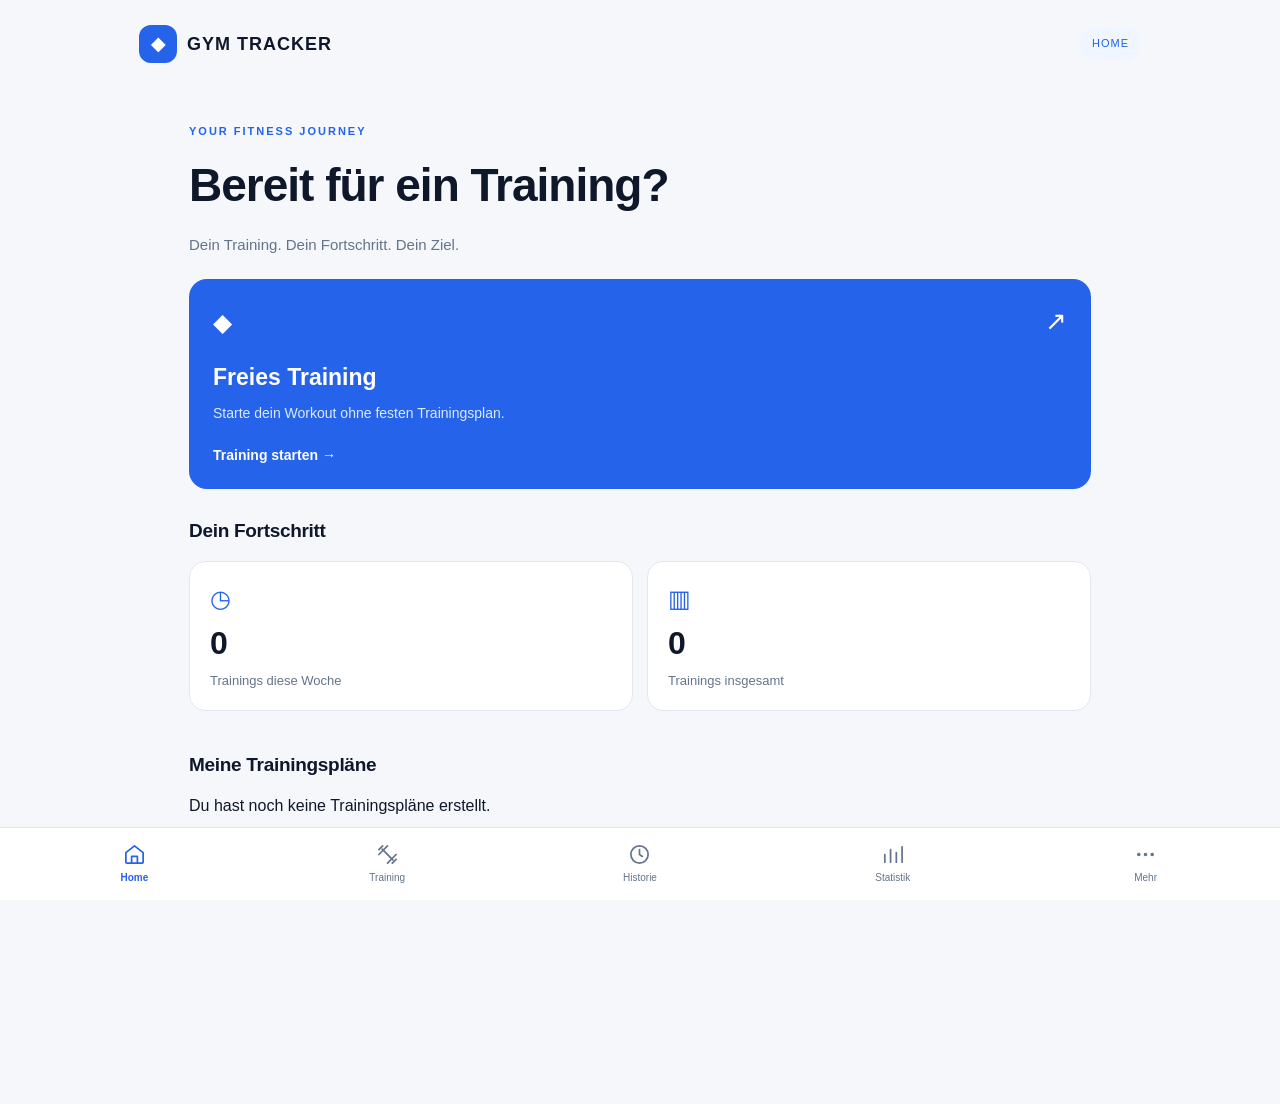
<file: index.html>
<!DOCTYPE html>
<html lang="de">

<head>
    <meta charset="UTF-8">
    <meta name="viewport"
          content="width=device-width, initial-scale=1.0">

    <title>Gym Tracker – Home</title>

    <!-- Gemeinsames Stylesheet -->
    <link rel="stylesheet" href="style.css">

    <!-- Bestehende JavaScript-Funktionen beibehalten -->
    <script src="storage.js" defer></script>
    <script src="home.js" defer></script>
</head>

<!-- home-page aktiviert das Design nur auf der Startseite -->
<body class="home-page">

    <header class="home-header">

        <a href="index.html" class="home-logo">
            <span class="logo-icon">◆</span>
            GYM TRACKER
        </a>

        <span class="home-label">HOME</span>

    </header>

    <main class="home-main">

        <!-- Begrüßung -->
        <section class="home-welcome">
            <p class="home-eyebrow">YOUR FITNESS JOURNEY</p>

            <h1>Bereit für ein Training?</h1>

            <p>
                Dein Training. Dein Fortschritt. Dein Ziel.
            </p>
        </section>
        <!-- Freies Training starten -->
        <section class="home-start">

            <a href="training.html" class="free-workout-card">

                <div class="workout-card-top">
                    <span class="workout-icon">◆</span>
                    <span class="workout-arrow">↗</span>
                </div>

                <div>
                    <h2>Freies Training</h2>
                    <p>
                        Starte dein Workout ohne festen
                        Trainingsplan.
                    </p>
                </div>

                <span class="start-link">
                    Training starten →
                </span>

            </a>

        </section>

        <!-- ==========================================
            DASHBOARD – TRAININGSÜBERSICHT
            ========================================== -->

        <section class="home-dashboard">

            <h2>Dein Fortschritt</h2>

            <div class="dashboard-grid">

                <!-- Trainings der aktuellen Woche -->
                <article class="dashboard-card">

                    <span class="dashboard-card-icon" aria-hidden="true">
                        ◷
                    </span>

                    <strong id="weekly-workouts">0</strong>

                    <span>Trainings diese Woche</span>

                </article>

                <!-- Alle bisher gespeicherten Trainings -->
                <article class="dashboard-card">

                    <span class="dashboard-card-icon" aria-hidden="true">
                        ▥
                    </span>

                    <strong id="total-workouts">0</strong>

                    <span>Trainings insgesamt</span>

                </article>

            </div>

        </section>
        <!-- Gespeicherte Trainingspläne -->
        <section class="home-plans">

            <div class="section-heading">
                <h2>Meine Trainingspläne</h2>
            </div>

            <!-- Wichtig: Diese ID benötigt home.js -->
            <!-- Trainingspläne werden automatisch eingefügt -->
            <div id="saved-plans"></div>

            <a href="plan-create.html" class="create-plan-link">
                <span>＋</span>
                Neuen Trainingsplan erstellen
            </a>

        </section>

    </main>

<script src="theme.js"></script>
<!-- Einheitliche Navigation automatisch einfügen -->
<script src="navigation.js"></script>
</body>
</html>
</file>
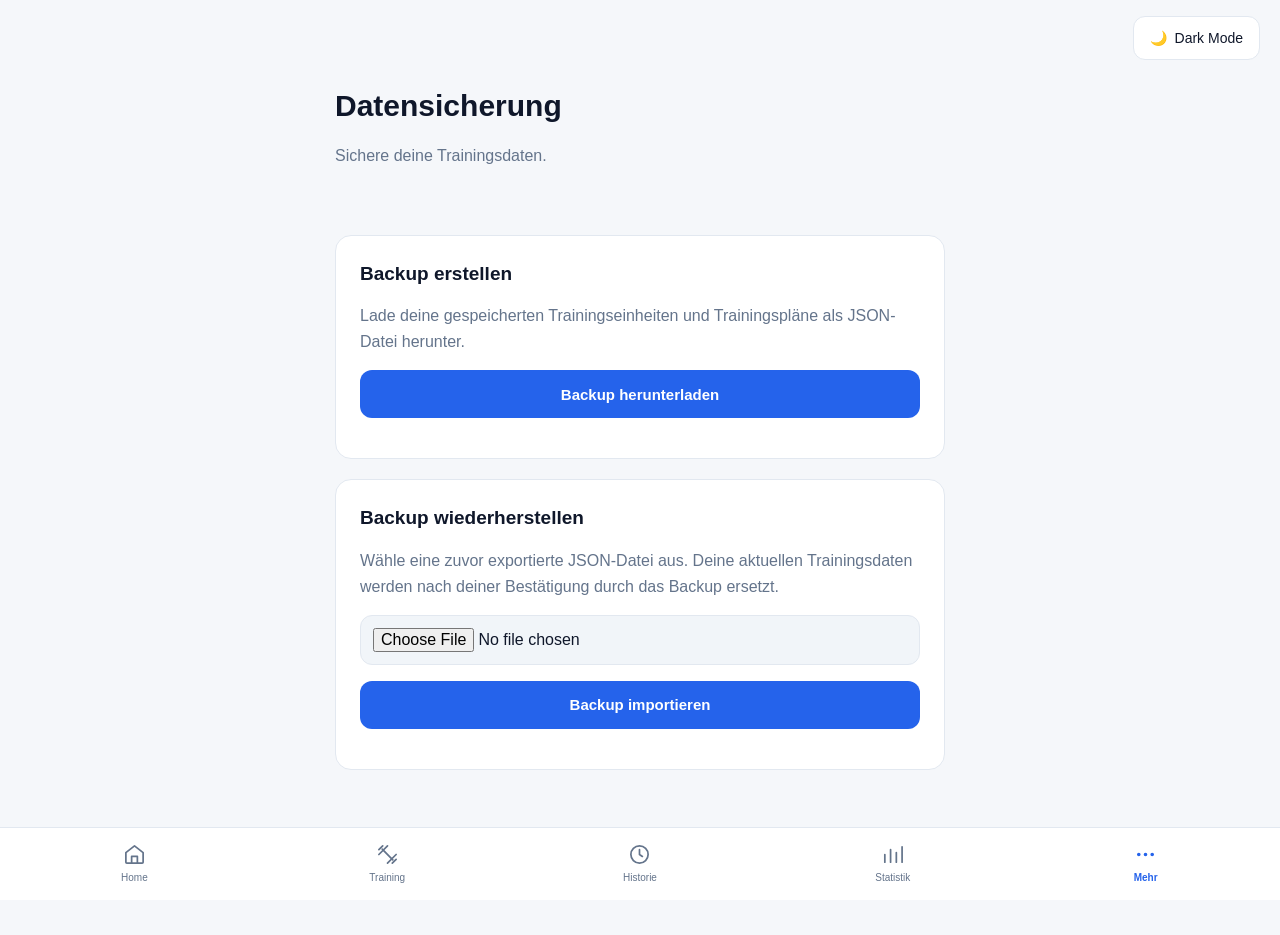
<file: backup.html>
<!DOCTYPE html>
<html lang="de">
<head>
    <meta charset="UTF-8">
    <meta name="viewport" content="width=device-width, initial-scale=1.0">

    <title>Datensicherung – Gym Tracker</title>

    <!-- Gemeinsames Design -->
    <link rel="stylesheet" href="style.css">

    <!-- Funktionen zum Laden gespeicherter Daten -->
    <script src="storage.js" defer></script>

    <!-- Funktionen zur Datensicherung -->
    <script src="backup.js" defer></script>
</head>

<body class="backup-page">

    <!-- ==========================================
        LIGHT-/DARK-MODE UMSCHALTER
        ========================================== -->

    <button type="button" id="theme-toggle"
            aria-label="Farbschema wechseln">
        <span id="theme-icon" aria-hidden="true">🌙</span>
        <span id="theme-label">Dark Mode</span>
    </button>

    <header>
        <h1>Datensicherung</h1>
        <p>Sichere deine Trainingsdaten.</p>
    </header>

    <main>
        
        <section class="backup-card">
            <h2>Backup erstellen</h2>

            <p>
                Lade deine gespeicherten Trainingseinheiten
                und Trainingspläne als JSON-Datei herunter.
            </p>

            <!-- Startet den Export der Daten -->
            <button type="button" id="export-backup">
                Backup herunterladen
            </button>

            <!-- Meldung nach dem Export -->
            <p id="backup-status" role="status"></p>
        </section>

        <!-- ==========================================
            BACKUP IMPORTIEREN
            ========================================== -->

        <section id="import-section">

            <h2>Backup wiederherstellen</h2>

            <p>
                Wähle eine zuvor exportierte JSON-Datei aus.
                Deine aktuellen Trainingsdaten werden nach
                deiner Bestätigung durch das Backup ersetzt.
            </p>

            <!-- Nur JSON-Dateien zur Auswahl anbieten -->
            <input
                type="file"
                id="backup-file"
                accept=".json,application/json"
            >

            <!-- Importierte Daten überprüfen und wiederherstellen -->
            <button type="button" id="import-backup">
                Backup importieren
            </button>

            <!-- Erfolgsmeldungen und Fehler -->
            <p id="import-status" role="status"></p>

        </section>
    </main>
    
<!-- Gemeinsames Farbschema und Navigation -->
<script src="theme.js"></script>
<script src="navigation.js"></script>

</body>

</html>
</file>
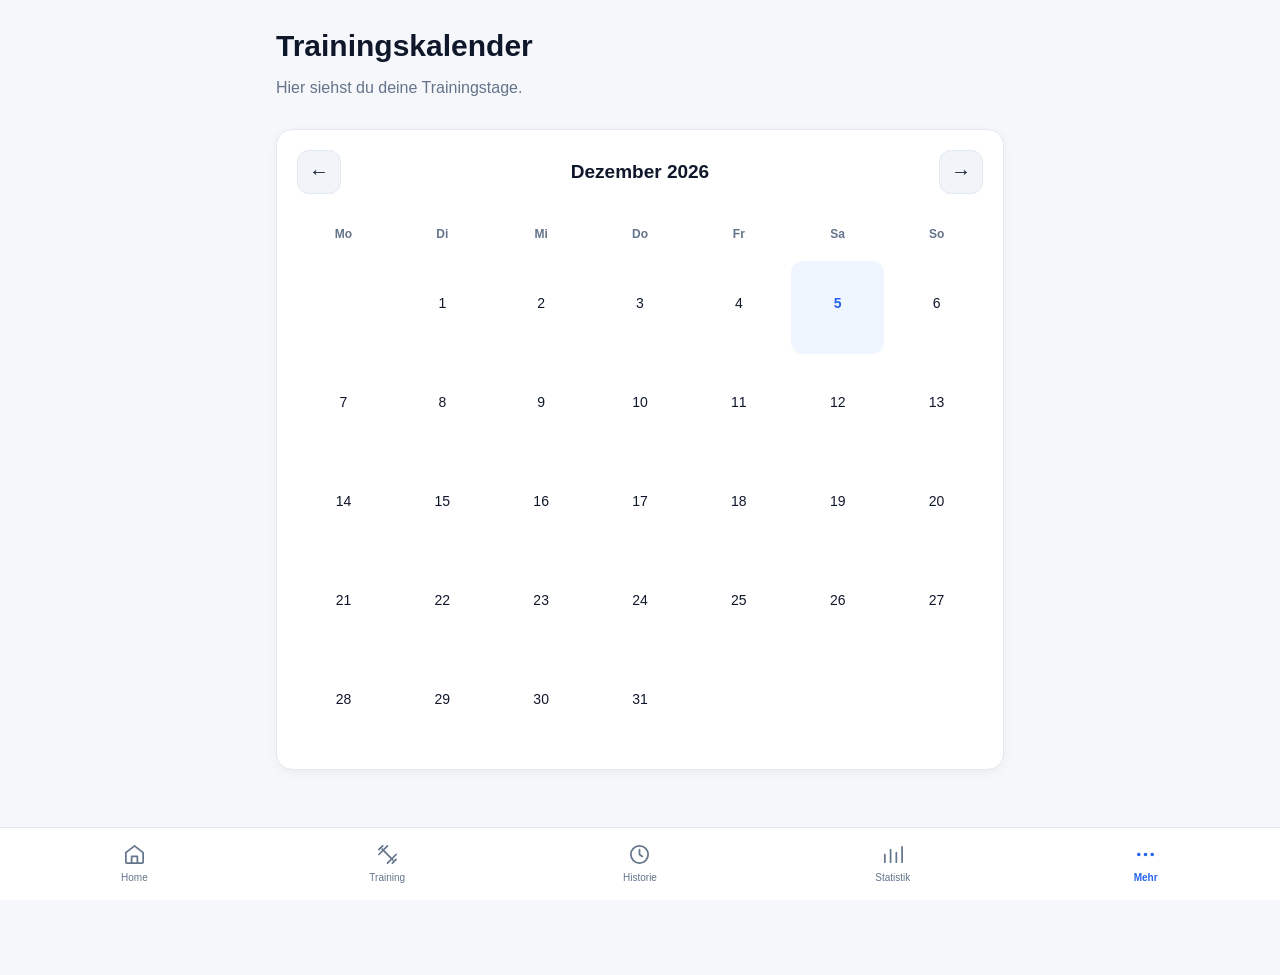
<file: calendar.html>
<!DOCTYPE html>
<html lang="de">

<head>
    <meta charset="UTF-8">

    <meta name="viewport"
          content="width=device-width, initial-scale=1.0">

    <title>Trainingskalender – Gym Tracker</title>

    <!-- Bestehendes Design verwenden -->
    <link rel="stylesheet" href="style.css">
</head>

<body class="calendar-body">

    <main class="calendar-page">

        <h1>Trainingskalender</h1>

        <p>
            Hier siehst du deine Trainingstage.
        </p>

        <!-- Aktueller Monat -->
        <section class="calendar-container">

                        
            <!-- Navigation zwischen den Monaten -->
            <div class="calendar-navigation">
                <button type="button" id="previous-month">
                    ←
                </button>

                <h2 id="calendar-month"></h2>
                <button type="button" id="next-month">
                    →
                </button>
            </div>

            <!-- Wochentage -->
            <div class="calendar-weekdays">
                <span>Mo</span>
                <span>Di</span>
                <span>Mi</span>
                <span>Do</span>
                <span>Fr</span>
                <span>Sa</span>
                <span>So</span>
            </div>

            <!-- Hier erscheinen die Kalendertage -->
            <div id="calendar-days"></div>              
            <!-- ==========================================
                TRAININGSDETAILS DES AUSGEWÄHLTEN TAGES
                ========================================== -->
            <section id="calendar-details" hidden>

                <h3 id="calendar-details-title"></h3>

                <!-- Hier erscheinen die Trainingsdaten -->
                <div id="calendar-workouts"></div>

            </section>

        </section>

    </main>
    <!-- Zugriff auf gespeicherte Trainingsdaten -->
    <script src="storage.js"></script>
    <!-- Kalenderlogik -->
    <script src="calendar.js"></script>

<!-- Gemeinsames Farbschema und Navigation -->
<script src="theme.js"></script>
<script src="navigation.js"></script>


</body>
</html>
</file>
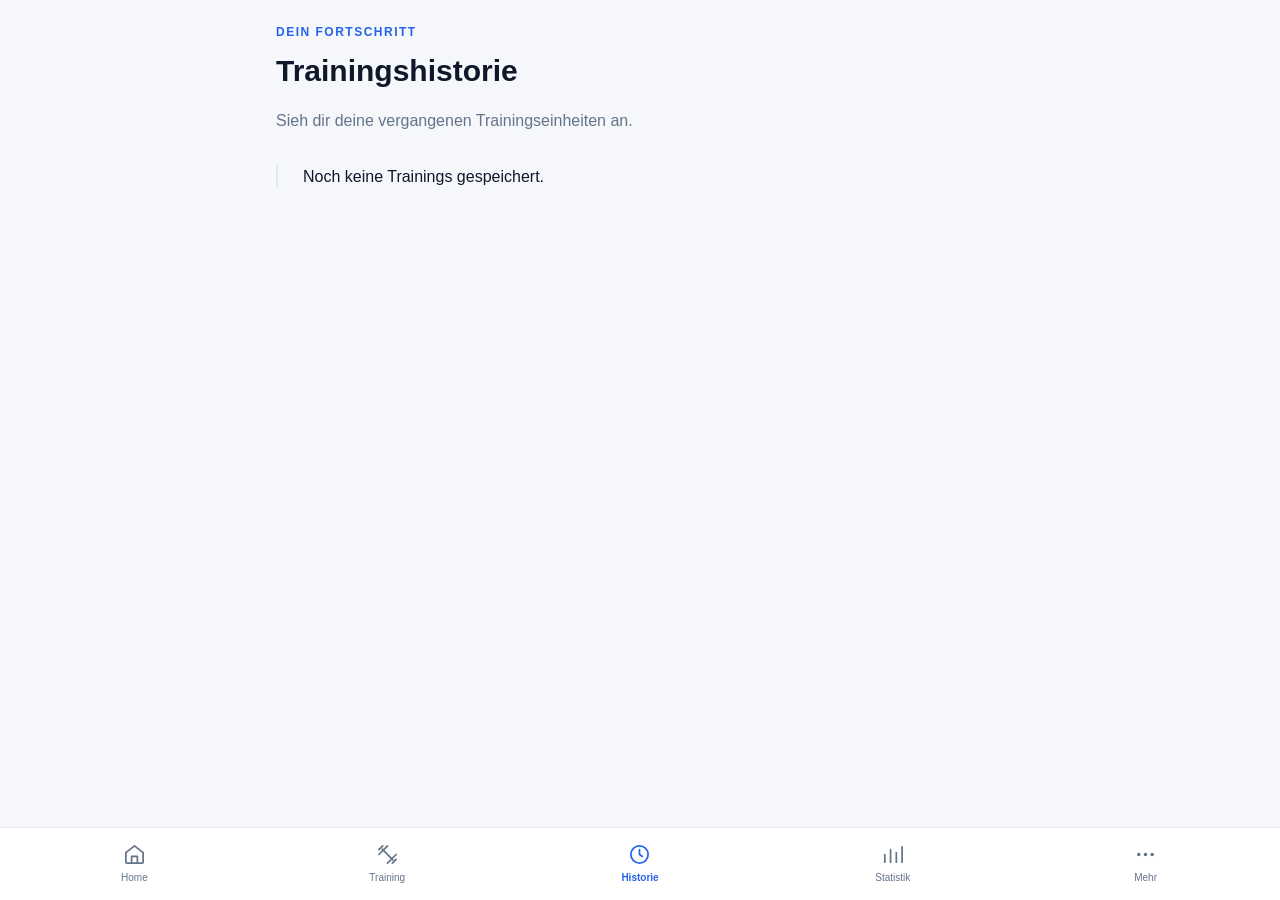
<file: history.html>
<!DOCTYPE html>
<html lang="de">
<head>
    <meta charset="UTF-8">
    <meta name="viewport" content="width=device-width, initial-scale=1.0">

    <title>Gym Tracker – Trainingshistorie</title>

    <!-- Gemeinsames Design -->
    <link rel="stylesheet" href="style.css">

    <!-- Zuerst Speicherfunktionen laden -->
    <script src="storage.js" defer></script>

    <!-- Danach die Funktionen der Trainingshistorie -->
    <script src="history.js" defer></script>
</head>

<body class="history-page">

    
    <!-- ==========================================
        TRAININGSHISTORIE
        ========================================== -->

    <main class="history-main">

        <!-- Seitenüberschrift -->
        <header class="history-header">

            <p class="history-eyebrow">DEIN FORTSCHRITT</p>

            <h1>Trainingshistorie</h1>

            <p>
                Sieh dir deine vergangenen Trainingseinheiten an.
            </p>

        </header>

        <!--
            Hier erzeugt history.js automatisch
            die gespeicherten Trainingseinheiten.

            Die ID muss unverändert bleiben!
        -->
        <section id="workout-history"></section>

    </main>


<!-- Gemeinsames Farbschema und Navigation -->
<script src="theme.js"></script>
<script src="navigation.js"></script>

</body>
</html>
</file>
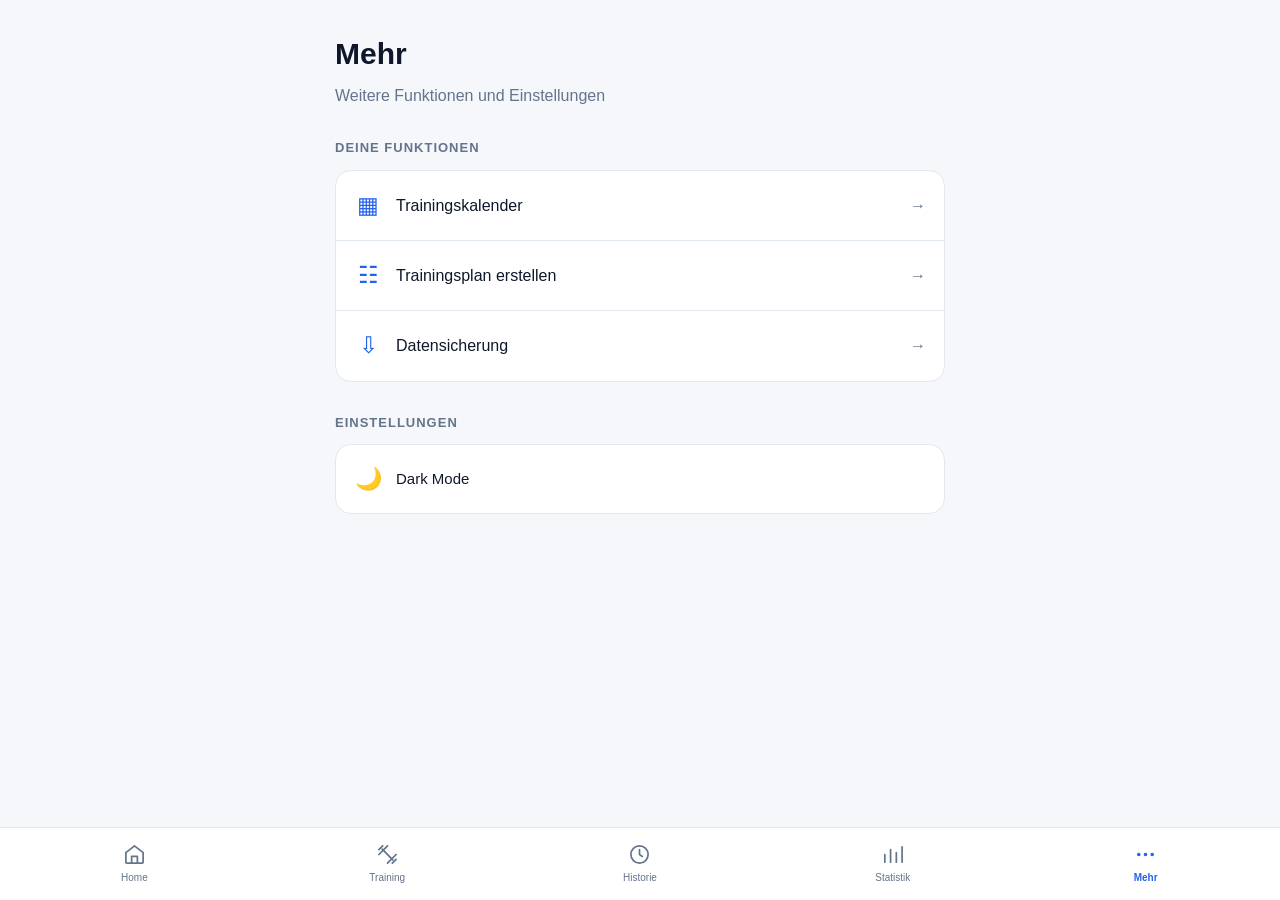
<file: more.html>
<!DOCTYPE html>
<html lang="de">

<head>
    <meta charset="UTF-8">
    <meta name="viewport"
          content="width=device-width, initial-scale=1.0">

    <title>Mehr – Gym Tracker</title>

    <!-- Gemeinsames Design -->
    <link rel="stylesheet" href="style.css">
</head>

<body class="more-page">

    <main class="more-main">

        <header class="more-header">
            <h1>Mehr</h1>
            <p>Weitere Funktionen und Einstellungen</p>
        </header>

        <!-- ======================================
             WEITERE FUNKTIONEN
             ====================================== -->

        <section class="more-section">

            <h2>Deine Funktionen</h2>

            <div class="more-links">

                <a href="calendar.html" class="more-link">
                    <span>▦</span>
                    <span>Trainingskalender</span>
                    <span aria-hidden="true">→</span>
                </a>

                <a href="plan-create.html" class="more-link">
                    <span>☷</span>
                    <span>Trainingsplan erstellen</span>
                    <span aria-hidden="true">→</span>
                </a>

                <a href="backup.html" class="more-link">
                    <span>⇩</span>
                    <span>Datensicherung</span>
                    <span aria-hidden="true">→</span>
                </a>

            </div>
        </section>

        <!-- ======================================
             EINSTELLUNGEN
             ====================================== -->

        <section class="more-section">

            <h2>Einstellungen</h2>

            <div class="more-settings">

                <!-- Bestehenden Theme-Umschalter verwenden -->
                <button type="button" id="theme-toggle"
                        aria-label="Farbschema wechseln">

                    <span id="theme-icon" aria-hidden="true">🌙</span>
                    <span id="theme-label">Dark Mode</span>

                </button>

            </div>
        </section>

    </main>

    <!-- Gemeinsame Theme-Funktion laden -->
    <script src="theme.js"></script>
    <!-- Gemeinsame Navigation -->
    <script src="navigation.js"></script>

</body>
</html>
</file>
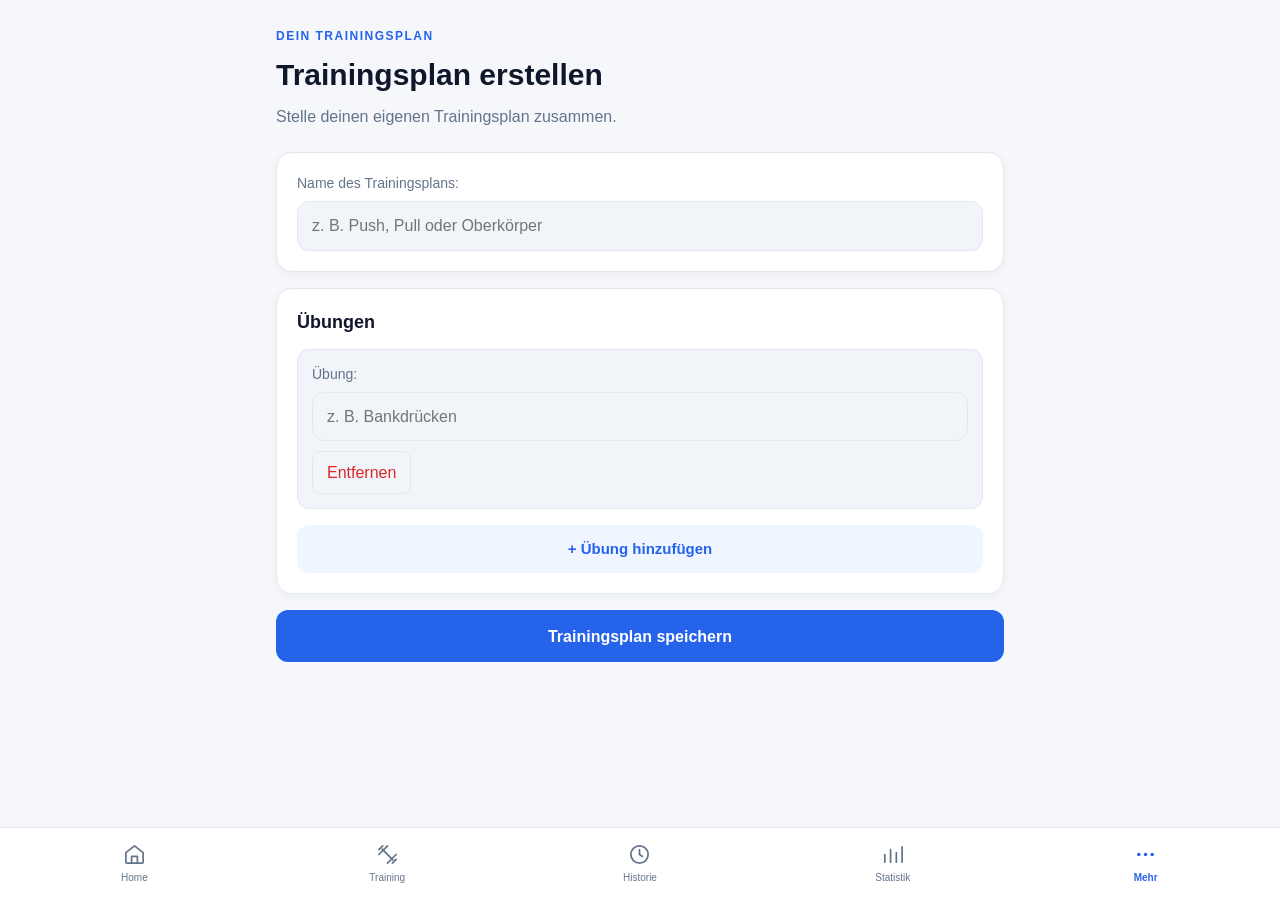
<file: plan-create.html>
<!DOCTYPE html>
<html lang="de">
<head>
    <meta charset="UTF-8">
    <meta name="viewport" content="width=device-width, initial-scale=1.0">

    <title>Trainingsplan erstellen – Gym Tracker</title>

    <!-- Gemeinsames Design aller Seiten -->
    <link rel="stylesheet" href="style.css">

    
    <!-- Speicherfunktionen zuerst laden -->
    <script src="storage.js" defer></script>

    <!-- Funktionen zur Erstellung des Trainingsplans -->
    <script src="plan-create.js" defer></script>

</head>

<body class="plan-create-page">

    <!-- ==========================================
        ÜBERSCHRIFT DER TRAININGSPLAN-SEITE
        ========================================== -->

    <header class="plan-create-header">

        <p class="plan-create-eyebrow">DEIN TRAININGSPLAN</p>

        <h1>Trainingsplan erstellen</h1>

        <p>Stelle deinen eigenen Trainingsplan zusammen.</p>

    </header>

    <main class="plan-create-main">

        <!-- Name des Trainingsplans -->
        <section>
            <label for="plan-name">Name des Trainingsplans:</label>

            <input
                type="text"
                id="plan-name"
                placeholder="z. B. Push, Pull oder Oberkörper"
            >
        </section>

        <!-- Hier erscheinen die Übungen des Plans -->
        <section>
            <h2>Übungen</h2>

            <div id="plan-exercises"></div>

            <button type="button" id="add-plan-exercise">
                + Übung hinzufügen
            </button>
        </section>

            
        <!-- Speichert den fertigen Trainingsplan -->
        <button type="button" id="save-plan">
            Trainingsplan speichern
        </button>

        <!-- Speichern bauen wir im nächsten Schritt -->
        <p id="plan-status"></p>
    </main>

<!-- Gemeinsames Farbschema und Navigation -->
<script src="theme.js"></script>
<script src="navigation.js"></script>

</body>
</html>
</file>
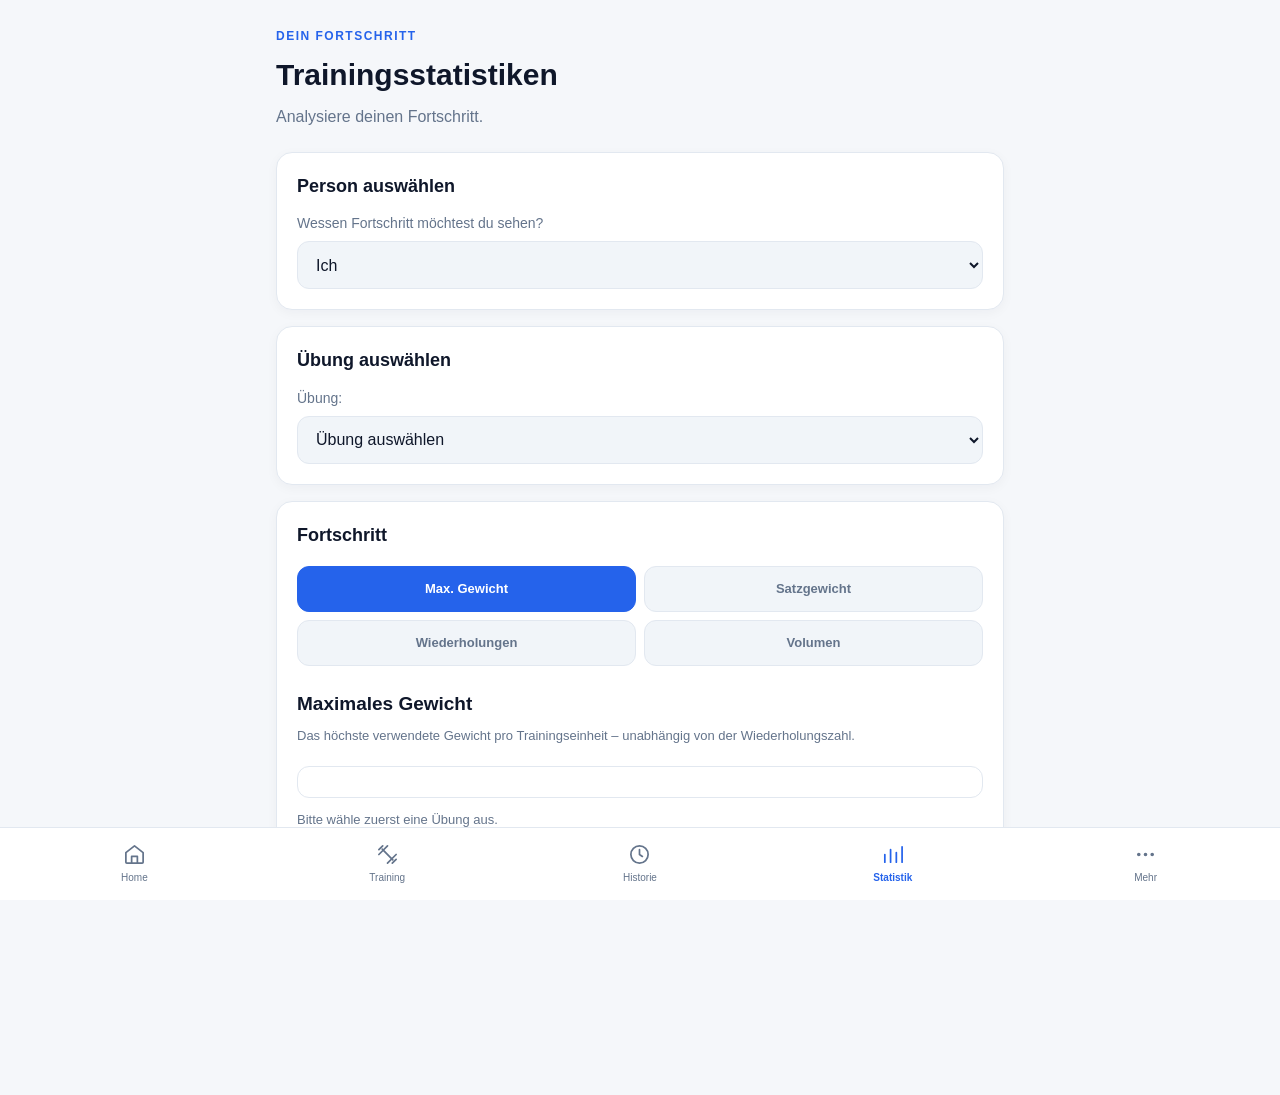
<file: statistics.html>
<!DOCTYPE html>
<html lang="de">

<head>
    <meta charset="UTF-8">
    <meta name="viewport" content="width=device-width, initial-scale=1.0">

    <title>Statistiken – Gym Tracker</title>

    <!-- Gemeinsames Design -->
    <link rel="stylesheet" href="style.css">

    <!-- Gespeicherte Trainings laden -->
    <script src="storage.js" defer></script>

    <!-- Funktionen für Statistiken -->
    <script src="statistics.js" defer></script>
</head>

<body class="statistics-page">

        <!-- Überschrift der Statistikseite -->
    <header class="statistics-header">
        <p class="statistics-eyebrow">DEIN FORTSCHRITT</p>
        <h1>Trainingsstatistiken</h1>
        <p>Analysiere deinen Fortschritt.</p>
    </header>

    <!-- Hauptbereich -->
    <main class="statistics-main">          
        <!-- =====================================
            PERSON FÜR STATISTIK AUSWÄHLEN
            ===================================== -->
        <section id="statistics-person-section">

            <h2>Person auswählen</h2>

            <label for="statistics-person">
                Wessen Fortschritt möchtest du sehen?
            </label>

            <select id="statistics-person">
                <!-- JavaScript fügt die Personen hinzu -->
            </select>

        </section>
        <!-- Übung auswählen -->
        <section>
            <h2>Übung auswählen</h2>

            <label for="exercise-select">Übung:</label>

            <select id="exercise-select">
                <option value="">Übung auswählen</option>
            </select>
        </section>

        <!-- Verschiedene Auswertungen -->
        <section id="statistics-section">

            <h2>Fortschritt</h2>

            <div class="stat-tabs">

                <button type="button"
                        class="stat-tab active"
                        data-stat="max">
                    Max. Gewicht
                </button>

                <button type="button"
                        class="stat-tab"
                        data-stat="set">
                    Satzgewicht
                </button>

                <button type="button"
                        class="stat-tab"
                        data-stat="reps">
                    Wiederholungen
                </button>

                <button type="button"
                        class="stat-tab"
                        data-stat="volume">
                    Volumen
                </button>

            </div>

            <!-- Später: Satznummer auswählen -->
            <div id="set-selection" hidden>
                <label for="set-number">Satz:</label>
                <select id="set-number"></select>
                <p class="stat-hint">
                    Es wird immer dieselbe Satzposition verglichen,
                    beispielsweise Satz 2 aus verschiedenen Trainingseinheiten.
                    Aufwärmsätze können diesen Vergleich beeinflussen.
                </p>
            </div>

            <!-- Überschrift der aktuellen Statistik -->
            <h3 id="chart-title">Maximales Gewicht</h3>

            <!-- Erklärung der angezeigten Daten -->
            <p id="chart-description">
                Pro Trainingseinheit wird das höchste verwendete
                Gewicht der ausgewählten Übung angezeigt.
            </p>

            <!-- Hier zeichnet JavaScript das Diagramm -->
            <div id="chart-container"></div>

            <!-- Statusmeldungen -->
            <p id="statistics-status" role="status"></p>

        </section>
    </main>

<!-- Gemeinsames Farbschema und Navigation -->
<script src="theme.js"></script>
<script src="navigation.js"></script>

</body>
</html>
</file>
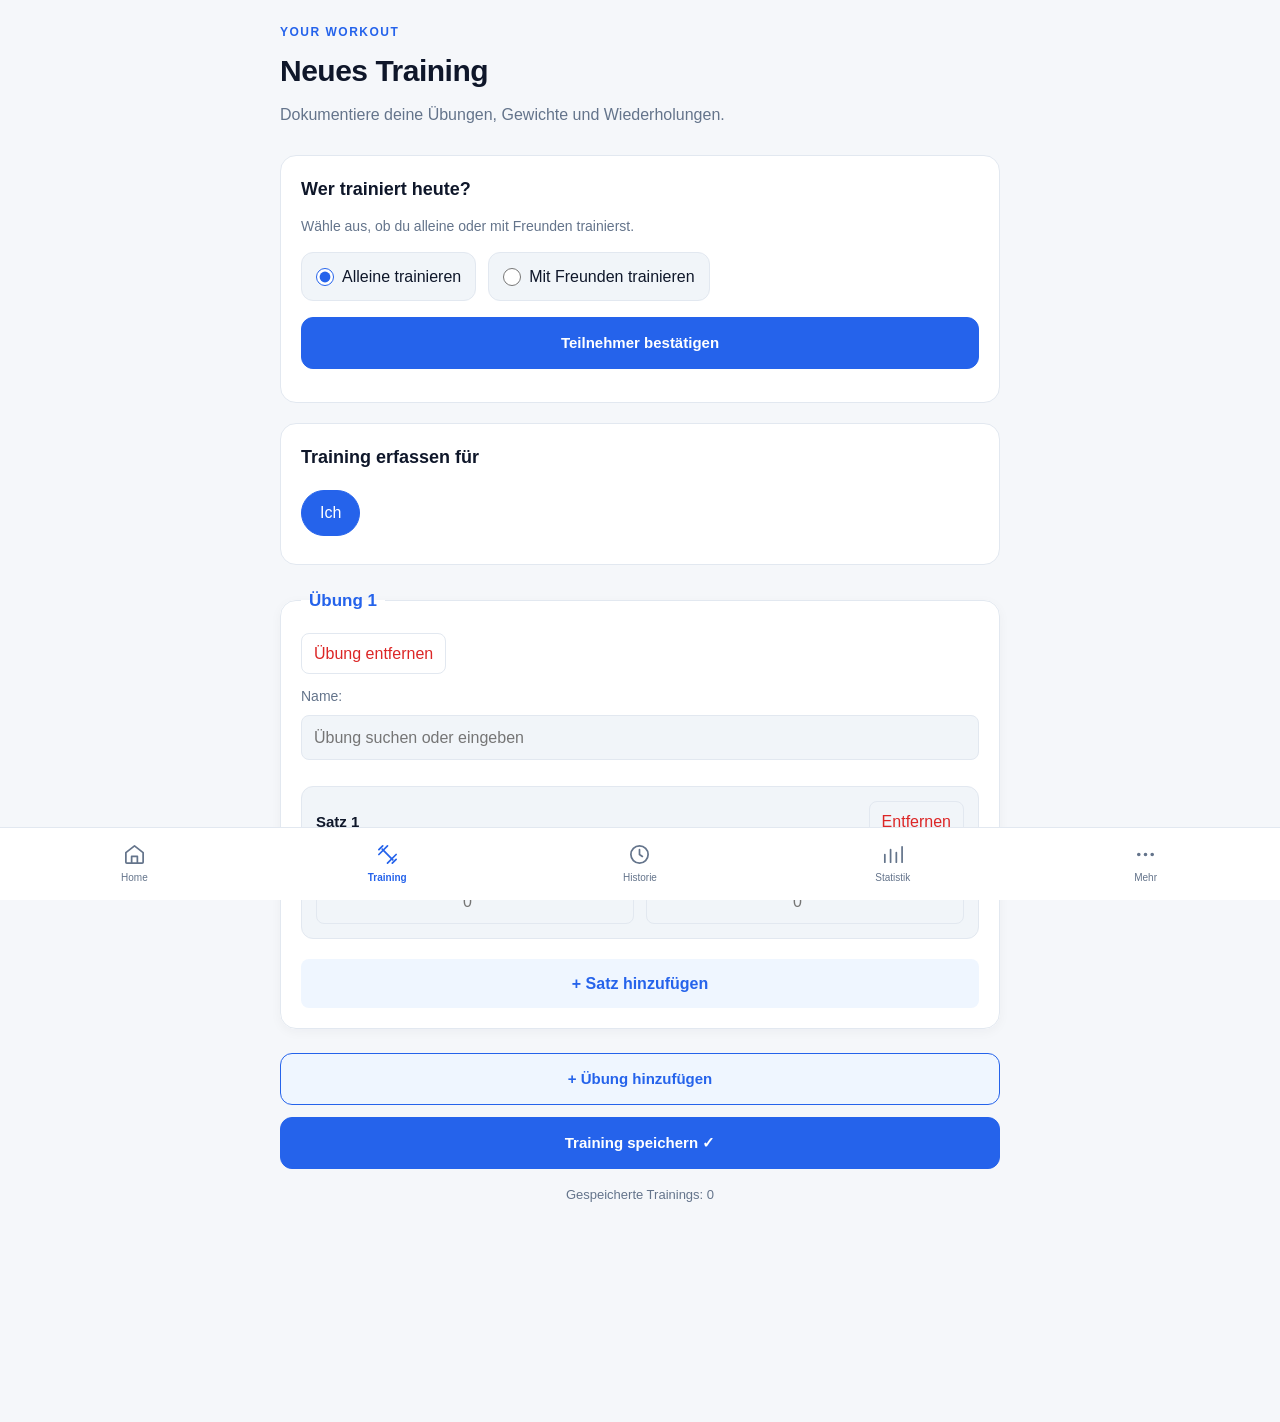
<file: training.html>
<!DOCTYPE html>
<html lang="de">

<head>
    <meta charset="UTF-8">
    <meta name="viewport"
          content="width=device-width, initial-scale=1.0">

    <title>Gym Tracker – Training</title>

    <!-- Gemeinsames Design -->
    <link rel="stylesheet" href="style.css">

    <!-- Unsere bestehenden JavaScript-Dateien -->
    <script src="storage.js" defer></script>
    <script src="script.js" defer></script>
</head>

<!-- Eigene CSS-Klasse für die Trainingsseite -->
<body class="training-page">

    <main class="training-main">

        <!-- Seitenüberschrift -->
        <section class="training-intro">

            <p class="training-eyebrow">
                YOUR WORKOUT
            </p>

            <h1>Neues Training</h1>

            <p>
                Dokumentiere deine Übungen, Gewichte
                und Wiederholungen.
            </p>

        </section>

        <!-- =====================================
            TEILNEHMER DES TRAININGS
            ===================================== -->

        <section class="training-participants">

            <h2>Wer trainiert heute?</h2>

            <p>Wähle aus, ob du alleine oder mit Freunden trainierst.</p>

            <!-- Auswahl der Trainingsart -->
            <div class="training-mode">

                <label>
                    <input type="radio"
                        name="training-mode"
                        value="solo"
                        checked>
                    Alleine trainieren
                </label>

                <label>
                    <input type="radio"
                        name="training-mode"
                        value="friends">
                    Mit Freunden trainieren
                </label>

            </div>
            <!-- Zusätzliche Angaben beim Training mit Freunden -->
            <div id="friends-section" hidden>

                <!-- Anzahl der Freunde festlegen -->
                <label for="friend-count">
                    Wie viele Freunde trainieren mit?
                </label>

                <select id="friend-count">
                    <option value="1">1 Freund</option>
                    <option value="2">2 Freunde</option>
                    <option value="3">3 Freunde</option>
                    <option value="4">4 Freunde</option>
                    <option value="5">5 Freunde</option>
                </select>

                <!-- Hier erstellt JavaScript die Namensfelder -->
                <div id="friend-names"></div>

            </div>
            
            <!-- Teilnehmer vor dem Training bestätigen -->
            <button type="button" id="confirm-participants">
                Teilnehmer bestätigen
            </button>

            <!-- Meldung zum aktuellen Status -->
            <p id="participants-status" role="status"></p>

        </section>

        <!-- =====================================
            AKTIVE TRAININGSPERSON
            ===================================== -->

        <section id="active-person-section" class="active-person-section">

            <h2>Training erfassen für</h2>

            <!-- Hier werden die Teilnehmer angezeigt -->
            <div id="person-tabs">

                <!-- Standardmäßig trainierst du alleine -->
                <button type="button" class="person-tab active">
                    Ich
                </button>

            </div>

        </section>

        <!-- Hier erstellt JavaScript alle Übungen -->
        <!-- ID unbedingt beibehalten! -->
        <div id="exercises"></div>

        <!-- Vorschläge für bereits trainierte Übungen -->
        <datalist id="exercise-suggestions"></datalist>

        <!-- Neue Übung hinzufügen -->
        <button type="button"
                id="add-exercise">
            + Übung hinzufügen
        </button>

        <!-- Training abschließen -->
        <button type="button"
                id="save-workout">
            Training speichern ✓
        </button>           
        <!-- Nach einem abgeschlossenen Training neu starten -->
        <button type="button" id="new-workout" hidden>
            + Neues Training starten
        </button>
        <!-- Erfolgsmeldung oder Fehlermeldung -->
        <p id="save-status" role="status"></p>

        <!-- Status der automatischen Zwischenspeicherung -->
        <p id="draft-status"
           role="status"
           aria-live="polite"></p>

        <!-- Anzahl gespeicherter Trainingseinheiten -->
        <p id="saved-count"></p>

    </main>

<!-- Gemeinsames Farbschema und Navigation -->
<script src="theme.js"></script>
<script src="navigation.js"></script>

</body>
</html>
</file>
<file: style.css>
/* =========================================================
   GYM TRACKER – BEREINIGTES DESIGN
   Gemeinsame Farben + Navigation + einzelne Seiten.
   Ersetzt die komplette bisherige style.css.
   ========================================================= */

/* 1. DESIGN-VARIABLEN ===================================== */
:root {
    color-scheme: light;
    --color-primary: #2563eb;
    --color-primary-hover: #1d4ed8;
    --color-primary-soft: #eff6ff;
    --color-background: #f5f7fa;
    --color-surface: #ffffff;
    --color-surface-secondary: #f1f5f9;
    --color-text: #0f172a;
    --color-text-secondary: #64748b;
    --color-border: #e2e8f0;
    --color-success: #16a34a;
    --color-danger: #dc2626;
    --radius-small: 8px;
    --radius-medium: 12px;
    --radius-large: 16px;
    --spacing-small: 8px;
    --spacing-medium: 16px;
    --spacing-large: 24px;
    --card-shadow: 0 3px 12px rgba(15, 23, 42, .04);
}

:root[data-theme="dark"] {
    color-scheme: dark;
    --color-primary: #3b82f6;
    --color-primary-hover: #60a5fa;
    --color-primary-soft: #1e3a5f;
    --color-background: #101827;
    --color-surface: #1e293b;
    --color-surface-secondary: #273449;
    --color-text: #f8fafc;
    --color-text-secondary: #94a3b8;
    --color-border: #334155;
    --color-success: #4ade80;
    --color-danger: #f87171;
    --card-shadow: 0 3px 12px rgba(0, 0, 0, .12);
}

/* 2. GEMEINSAME GRUNDLAGEN ================================ */
*, *::before, *::after { box-sizing: border-box; }
html { min-width: 320px; }
body {
    min-width: 320px;
    min-height: 100vh;
    margin: 0;
    padding-bottom: calc(95px + env(safe-area-inset-bottom));
    background: var(--color-background);
    color: var(--color-text);
    font-family: -apple-system, BlinkMacSystemFont, "Segoe UI", sans-serif;
    line-height: 1.45;
}
main { min-width: 0; }
button, input, select, textarea { font: inherit; }
button { cursor: pointer; }
button:disabled { cursor: not-allowed; }
a { -webkit-tap-highlight-color: transparent; }
[hidden] { display: none !important; }
:focus-visible { outline: 2px solid var(--color-primary); outline-offset: 3px; }
input, select, textarea { max-width: 100%; }

/* Fester Navigationsbereich auf allen Seiten */
.home-navigation {
    position: fixed;
    bottom: 0; left: 0; right: 0;
    display: flex;
    justify-content: space-around;
    gap: 0;
    margin: 0;
    padding: 12px 8px max(12px, env(safe-area-inset-bottom));
    background: var(--color-surface);
    border-top: 1px solid var(--color-border);
    z-index: 100;
}
.home-navigation a {
    display: flex;
    flex: 1;
    min-width: 0;
    min-height: 48px;
    flex-direction: column;
    align-items: center;
    justify-content: center;
    gap: 5px;
    color: var(--color-text-secondary);
    text-align: center;
    text-decoration: none;
    font-size: 10px;
}
.home-navigation a.active { color: var(--color-primary); font-weight: 600; }
.home-navigation svg {
    width: 23px;
    height: 23px;
    fill: none;
    stroke: currentColor;
    stroke-width: 1.8;
    stroke-linecap: round;
    stroke-linejoin: round;
}

/* 3. HOME ================================================= */
.home-page .home-header {
    max-width: 1050px;
    margin: 0 auto;
    padding: 25px 24px;
    display: flex;
    justify-content: space-between;
    align-items: center;
}
.home-page .home-logo {
    display: flex;
    align-items: center;
    gap: 10px;
    color: var(--color-text);
    text-decoration: none;
    font-size: 18px;
    font-weight: 700;
    letter-spacing: 1px;
}
.home-page .logo-icon {
    display: grid;
    place-items: center;
    width: 38px;
    height: 38px;
    background: var(--color-primary);
    border-radius: 12px;
    color: #ffffff;
}
.home-page .home-label {
    padding: 8px 12px;
    background: var(--color-primary-soft);
    border-radius: 20px;
    color: var(--color-primary);
    font-size: 11px;
    letter-spacing: 1px;
}
.home-page .home-main {
    max-width: 950px;
    margin: 0 auto;
    padding: 25px 24px 120px;
}
.home-page .home-welcome { margin-bottom: 24px; }
.home-page .home-eyebrow {
    color: var(--color-primary);
    font-size: 11px;
    font-weight: 700;
    letter-spacing: 2px;
}
.home-page .home-welcome h1 {
    margin: 12px 0;
    font-size: clamp(30px, 6vw, 46px);
    letter-spacing: -1px;
}
.home-page .home-welcome > p:last-child {
    color: var(--color-text-secondary);
    font-size: 15px;
}
.home-page .home-start { margin-bottom: 28px; }
.home-page .free-workout-card {
    display: flex;
    flex-direction: column;
    justify-content: space-between;
    gap: 20px;
    min-height: 190px;
    padding: 24px;
    background: var(--color-primary);
    border-radius: 18px;
    color: #ffffff;
    text-decoration: none;
    transition: transform .2s;
}
.home-page .free-workout-card:hover { transform: translateY(-3px); }
.home-page .workout-card-top {
    display: flex;
    justify-content: space-between;
    align-items: center;
}
.home-page .workout-icon { font-size: 25px; }
.home-page .workout-arrow { font-size: 26px; }
.home-page .free-workout-card h2 { margin: 0 0 8px; font-size: 23px; }
.home-page .free-workout-card p {
    margin: 0;
    color: #dbeafe;
    font-size: 14px;
    line-height: 1.6;
}
.home-page .start-link { font-size: 14px; font-weight: 700; }
.home-page .home-dashboard { margin-bottom: 34px; }
.home-page .home-dashboard h2,
.home-page .section-heading h2 {
    margin: 0 0 16px;
    color: var(--color-text);
    font-size: 19px;
    letter-spacing: -.3px;
}
.home-page .dashboard-grid {
    display: grid;
    grid-template-columns: repeat(2, minmax(0, 1fr));
    gap: 14px;
}
.home-page .dashboard-card {
    display: flex;
    flex-direction: column;
    align-items: flex-start;
    gap: 10px;
    min-width: 0;
    padding: 20px;
    background: var(--color-surface);
    border: 1px solid var(--color-border);
    border-radius: var(--radius-large);
}
.home-page .dashboard-card-icon { color: var(--color-primary); font-size: 24px; }
.home-page .dashboard-card strong {
    color: var(--color-text);
    font-size: 32px;
    line-height: 1.1;
}
.home-page .dashboard-card > span:last-child {
    color: var(--color-text-secondary);
    font-size: 13px;
    line-height: 1.4;
}
.home-page .home-plans { margin-top: 40px; }
.home-page #saved-plans {
    display: grid;
    grid-template-columns: repeat(2, minmax(0, 1fr));
    gap: 16px;
}
.home-page #saved-plans .plan-card {
    display: flex;
    flex-direction: column;
    align-items: stretch;
    gap: 12px;
    min-width: 0;
    margin: 0;
    padding: 20px;
    background: var(--color-surface);
    color: var(--color-text);
    border: 1px solid var(--color-border);
    border-radius: var(--radius-large);
    box-shadow: var(--card-shadow);
    cursor: default;
}
.home-page .plan-card h3 { margin: 0; color: var(--color-text); font-size: 18px; }
.home-page .plan-card p {
    margin: 0;
    color: var(--color-text-secondary);
    font-size: 13px;
}
.home-page .plan-card .plan-action {
    display: block;
    margin: 0;
    padding: 12px;
    border-radius: var(--radius-medium);
    text-align: center;
    text-decoration: none;
    font-size: 14px;
    font-weight: 600;
}
.home-page .plan-card .plan-action:first-of-type {
    background: var(--color-primary);
    color: #ffffff;
}
.home-page .plan-card .plan-action:nth-of-type(2) {
    background: var(--color-primary-soft);
    color: var(--color-primary);
}
.home-page .plan-card .delete-plan {
    min-height: 42px;
    padding: 10px;
    background: transparent;
    color: var(--color-danger);
    border: 1px solid var(--color-border);
    border-radius: var(--radius-medium);
    font-size: 14px;
}
.home-page .create-plan-link {
    display: flex;
    justify-content: center;
    align-items: center;
    gap: 10px;
    margin-top: 15px;
    padding: 17px;
    background: var(--color-surface);
    color: var(--color-primary);
    border: 1px dashed var(--color-primary);
    border-radius: 14px;
    text-align: center;
    text-decoration: none;
    font-size: 14px;
    font-weight: 700;
}
.home-page .create-plan-link:hover { background: var(--color-primary-soft); }

/* 4. TRAINING ============================================= */
.training-page .training-main {
    width: 100%;
    max-width: 760px;
    margin: 0 auto;
    padding: 24px 20px 110px;
}
.training-page .training-intro { margin-bottom: 28px; }
.training-page .training-eyebrow {
    margin: 0 0 8px;
    color: var(--color-primary);
    font-size: 12px;
    font-weight: 700;
    letter-spacing: 1.5px;
}
.training-page .training-intro h1 {
    margin: 0 0 10px;
    color: var(--color-text);
    font-size: 30px;
    font-weight: 750;
    letter-spacing: -.5px;
}
.training-page .training-intro > p:last-child {
    margin: 0;
    color: var(--color-text-secondary);
    line-height: 1.5;
}
.training-page .training-participants,
.training-page .active-person-section {
    margin-bottom: 20px;
    padding: 20px;
    background: var(--color-surface);
    border: 1px solid var(--color-border);
    border-radius: var(--radius-large);
}
.training-page .training-participants h2,
.training-page .active-person-section h2 {
    margin: 0 0 12px;
    color: var(--color-text);
    font-size: 18px;
}
.training-page .training-participants p,
.training-page .active-person-section p {
    color: var(--color-text-secondary);
    font-size: 14px;
}
.training-page .training-mode {
    display: flex;
    flex-wrap: wrap;
    gap: 12px;
    margin: 16px 0;
}
.training-page .training-mode label {
    display: flex;
    align-items: center;
    gap: 8px;
    padding: 12px 14px;
    background: var(--color-surface-secondary);
    color: var(--color-text);
    border: 1px solid var(--color-border);
    border-radius: var(--radius-medium);
    cursor: pointer;
}
.training-page input[type="radio"] {
    width: 18px;
    height: 18px;
    margin: 0;
    accent-color: var(--color-primary);
}
.training-page #friends-section {
    margin-top: 20px;
    padding-top: 18px;
    border-top: 1px solid var(--color-border);
}
.training-page #friend-count,
.training-page .friend-field input {
    display: block;
    width: 100%;
    min-height: 44px;
    margin: 8px 0 14px;
    padding: 10px 12px;
    background: var(--color-surface-secondary);
    color: var(--color-text);
    border: 1px solid var(--color-border);
    border-radius: var(--radius-small);
    font-size: 16px;
}
.training-page .friend-field { margin-bottom: 12px; }
.training-page .friend-field label { color: var(--color-text-secondary); font-size: 13px; }
.training-page .training-participants input:disabled,
.training-page .training-participants select:disabled {
    opacity: .65;
    cursor: not-allowed;
}
.training-page #person-tabs {
    display: flex;
    gap: 8px;
    overflow-x: auto;
    padding: 8px 0;
}
.training-page .person-tab {
    flex: 0 0 auto;
    min-height: 44px;
    padding: 10px 18px;
    background: var(--color-surface-secondary);
    color: var(--color-text-secondary);
    border: 1px solid var(--color-border);
    border-radius: 999px;
    font-weight: 500;
}
.training-page .person-tab.active {
    background: var(--color-primary);
    color: #ffffff;
    border-color: var(--color-primary);
}
.training-page #exercises {
    display: flex;
    flex-direction: column;
    gap: 16px;
    margin: 24px 0;
}
.training-page .exercise {
    min-width: 0;
    margin: 0;
    padding: 20px;
    background: var(--color-surface);
    border: 1px solid var(--color-border);
    border-radius: var(--radius-large);
    box-shadow: var(--card-shadow);
}
.training-page .exercise legend {
    padding: 0 8px;
    color: var(--color-primary);
    font-size: 17px;
    font-weight: 700;
}
.training-page .exercise > label {
    display: block;
    color: var(--color-text-secondary);
    font-size: 14px;
}
.training-page #exercises input {
    width: 100%;
    min-width: 0;
    min-height: 44px;
    padding: 10px 12px;
    background: var(--color-surface-secondary);
    color: var(--color-text);
    border: 1px solid var(--color-border);
    border-radius: var(--radius-small);
    font-size: 16px;
}
.training-page .exercise > input[type="text"] { margin: 8px 0 14px; }
.training-page #exercises input:focus {
    border-color: var(--color-primary);
    outline: 2px solid var(--color-primary-soft);
    outline-offset: 1px;
}
.training-page .last-workout-info {
    margin: 14px 0;
    padding: 12px 14px;
    background: var(--color-primary-soft);
    color: var(--color-text);
    border-radius: var(--radius-medium);
    font-size: 13px;
    line-height: 1.5;
}
.training-page .last-workout-info h4 {
    margin: 0 0 6px;
    color: var(--color-primary);
}
.training-page .last-workout-info p {
    margin: 4px 0;
    color: var(--color-text-secondary);
}
.training-page .last-workout-info:empty { display: none; }
.training-page .set {
    margin: 12px 0;
    padding: 14px;
    background: var(--color-surface-secondary);
    border: 1px solid var(--color-border);
    border-radius: var(--radius-medium);
}
.training-page .set-header {
    display: flex;
    align-items: center;
    justify-content: space-between;
    gap: 8px;
    margin-bottom: 12px;
}
.training-page .set-header h4 { margin: 0; color: var(--color-text); font-size: 15px; }
.training-page .set-inputs {
    display: grid;
    grid-template-columns: repeat(2, minmax(0, 1fr));
    gap: 12px;
}
.training-page .set-field { min-width: 0; }
.training-page .set-field label {
    display: block;
    margin-bottom: 6px;
    color: var(--color-text-secondary);
    font-size: 13px;
}
.training-page .set-field input { text-align: center; }
.training-page #exercises button { min-height: 40px; border-radius: var(--radius-small); }
.training-page .remove-set,
.training-page .remove-exercise {
    padding: 8px 12px;
    background: transparent;
    color: var(--color-danger);
    border: 1px solid var(--color-border);
}
.training-page .remove-exercise { margin-bottom: 12px; }
.training-page .add-set {
    width: 100%;
    margin-top: 8px;
    padding: 12px 14px;
    background: var(--color-primary-soft);
    color: var(--color-primary);
    border: 1px solid transparent;
    font-weight: 600;
}
.training-page #confirm-participants,
.training-page #add-exercise,
.training-page #save-workout,
.training-page #new-workout {
    display: block;
    width: 100%;
    min-height: 48px;
    margin: 12px 0;
    padding: 14px;
    border-radius: var(--radius-medium);
    font-size: 15px;
    font-weight: 600;
}
.training-page #confirm-participants,
.training-page #save-workout {
    background: var(--color-primary);
    color: #ffffff;
    border: 1px solid var(--color-primary);
}
.training-page #add-exercise,
.training-page #new-workout {
    background: var(--color-primary-soft);
    color: var(--color-primary);
    border: 1px solid var(--color-primary);
}
.training-page #confirm-participants:disabled {
    background: var(--color-surface-secondary);
    color: var(--color-text-secondary);
    border-color: var(--color-border);
}
.training-page #save-workout:disabled { opacity: .6; }
.training-page #participants-status,
.training-page #save-status,
.training-page #draft-status,
.training-page #saved-count {
    font-size: 13px;
    line-height: 1.5;
}
.training-page #draft-status,
.training-page #saved-count {
    margin-top: 16px;
    color: var(--color-text-secondary);
    text-align: center;
}

/* 5. HISTORIE ============================================= */
.history-page .history-main {
    max-width: 760px;
    margin: 0 auto;
    padding: 24px 16px 100px;
}
.history-page .history-header { margin-bottom: 32px; }
.history-page .history-eyebrow {
    margin: 0;
    color: var(--color-primary);
    font-size: 12px;
    font-weight: 700;
    letter-spacing: 1.5px;
}
.history-page .history-header h1 {
    margin: 8px 0;
    color: var(--color-text);
    font-size: 30px;
}
.history-page .history-header > p:last-child {
    color: var(--color-text-secondary);
    line-height: 1.5;
}
.history-page #workout-history {
    position: relative;
    padding-left: 25px;
    border-left: 2px solid var(--color-border);
}
.history-page .history-workout {
    position: relative;
    margin: 0 0 22px;
    padding: 0;
    background: var(--color-surface);
    border: 1px solid var(--color-border);
    border-radius: var(--radius-large);
    box-shadow: var(--card-shadow);
}
.history-page .history-workout::before {
    content: "";
    position: absolute;
    left: -33px;
    top: 22px;
    width: 12px;
    height: 12px;
    background: var(--color-primary);
    border: 3px solid var(--color-background);
    border-radius: 50%;
}
.history-page .history-workout > summary {
    padding: 20px 18px;
    color: var(--color-text);
    font-size: 15px;
    font-weight: 600;
    cursor: pointer;
    list-style: none;
}
.history-page .history-workout > summary::-webkit-details-marker { display: none; }
.history-page .history-workout > summary::after {
    content: "⌄";
    float: right;
    color: var(--color-primary);
    font-size: 22px;
    line-height: 16px;
}
.history-page .history-workout[open] > summary::after { content: "⌃"; }
.history-page .history-person {
    margin: 14px 16px;
    padding: 12px;
    border: 1px solid var(--color-border);
    border-radius: var(--radius-medium);
}
.history-page .history-person h3 { margin: 0 0 12px; color: var(--color-primary); }
.history-page .history-exercise {
    margin: 12px 16px;
    padding: 16px;
    background: var(--color-surface-secondary);
    border: 1px solid var(--color-border);
    border-radius: var(--radius-medium);
}
.history-page .history-exercise h4 { margin: 0 0 12px; color: var(--color-text); }
.history-page .history-set {
    display: flex;
    flex-wrap: wrap;
    justify-content: space-between;
    align-items: center;
    gap: 10px;
    margin: 8px 0;
    padding: 10px 0;
    border-bottom: 1px solid var(--color-border);
}
.history-page .history-set span { color: var(--color-text); font-size: 13px; }
.history-page .edit-set {
    padding: 9px 12px;
    background: var(--color-primary-soft);
    color: var(--color-primary);
    border: 0;
    border-radius: var(--radius-small);
}
.history-page .delete-exercise-history,
.history-page .delete-workout {
    margin: 10px 0;
    padding: 10px 14px;
    background: transparent;
    color: var(--color-danger);
    border: 1px solid var(--color-border);
    border-radius: var(--radius-small);
}
.history-page .delete-workout { margin: 12px 16px 18px; }
.history-page .set-edit-form {
    display: flex;
    flex-wrap: wrap;
    gap: 8px;
    width: 100%;
}
.history-page .set-edit-form input {
    width: 90px;
    min-width: 0;
    padding: 10px;
    background: var(--color-surface);
    color: var(--color-text);
    border: 1px solid var(--color-border);
    border-radius: var(--radius-small);
    font-size: 16px;
}
.history-page .set-edit-form button {
    padding: 10px 12px;
    background: var(--color-primary-soft);
    color: var(--color-primary);
    border: 1px solid var(--color-border);
    border-radius: var(--radius-small);
}
.history-page .set-edit-form button:first-of-type {
    background: var(--color-primary);
    color: #ffffff;
    border-color: var(--color-primary);
}

/* 6. KALENDER ============================================= */
.calendar-body .calendar-page {
    max-width: 760px;
    margin: 0 auto;
    padding: 24px 16px 110px;
}
.calendar-body .calendar-page > h1 {
    margin: 0 0 8px;
    color: var(--color-text);
    font-size: 30px;
}
.calendar-body .calendar-page > p {
    margin: 0 0 28px;
    color: var(--color-text-secondary);
}
.calendar-body .calendar-container {
    margin-top: 30px;
    padding: 20px;
    background: var(--color-surface);
    border: 1px solid var(--color-border);
    border-radius: var(--radius-large);
    box-shadow: var(--card-shadow);
}
.calendar-body .calendar-navigation {
    display: flex;
    align-items: center;
    justify-content: space-between;
    gap: 12px;
    margin-bottom: 24px;
}
.calendar-body #calendar-month {
    margin: 0;
    color: var(--color-text);
    text-align: center;
    text-transform: capitalize;
    font-size: 19px;
}
.calendar-body #previous-month,
.calendar-body #next-month {
    flex-shrink: 0;
    width: 44px;
    height: 44px;
    padding: 0;
    background: var(--color-surface-secondary);
    color: var(--color-text);
    border: 1px solid var(--color-border);
    border-radius: var(--radius-medium);
    font-size: 20px;
}
.calendar-body .calendar-weekdays,
.calendar-body #calendar-days {
    display: grid;
    grid-template-columns: repeat(7, minmax(0, 1fr));
    gap: 6px;
}
.calendar-body .calendar-weekdays { margin-bottom: 10px; text-align: center; }
.calendar-body .calendar-weekdays span {
    padding: 8px 0;
    color: var(--color-text-secondary);
    font-size: 12px;
    font-weight: 600;
}
.calendar-body .calendar-day {
    position: relative;
    display: flex;
    align-items: center;
    justify-content: center;
    width: 100%;
    min-width: 0;
    aspect-ratio: 1;
    padding: 4px 2px 12px;
    background: transparent;
    color: var(--color-text);
    border: 1px solid transparent;
    border-radius: var(--radius-medium);
    font-size: 14px;
}
.calendar-body .calendar-day:hover { background: var(--color-surface-secondary); }
.calendar-body .calendar-day.today {
    background: var(--color-primary-soft);
    color: var(--color-primary);
    font-weight: 700;
}
.calendar-body .calendar-day.selected { border: 2px solid var(--color-primary); }
.calendar-body .workout-marker {
    position: absolute;
    bottom: 5px;
    left: 50%;
    transform: translateX(-50%);
    width: 6px;
    height: 6px;
    background: var(--color-success);
    border-radius: 50%;
}
.calendar-body #calendar-details {
    margin-top: 24px;
    padding-top: 20px;
    border-top: 1px solid var(--color-border);
}
.calendar-body #calendar-details-title {
    margin: 0 0 16px;
    color: var(--color-text);
    font-size: 18px;
}
.calendar-body .calendar-workout {
    margin-bottom: 12px;
    padding: 16px;
    background: var(--color-surface-secondary);
    border: 1px solid var(--color-border);
    border-radius: var(--radius-medium);
}
.calendar-body .calendar-workout h4 { margin: 0 0 12px; color: var(--color-primary); }
.calendar-body .calendar-exercise-name {
    margin: 14px 0 6px;
    color: var(--color-text);
    font-weight: 700;
}
.calendar-body .calendar-workout p {
    color: var(--color-text-secondary);
    font-size: 13px;
    line-height: 1.5;
}

/* 7. STATISTIK ============================================ */
.statistics-page .statistics-header,
.plan-create-page .plan-create-header {
    max-width: 760px;
    margin: 0 auto;
    padding: 28px 16px 0;
}
.statistics-page .statistics-eyebrow,
.plan-create-page .plan-create-eyebrow {
    margin: 0 0 8px;
    color: var(--color-primary);
    font-size: 12px;
    font-weight: 700;
    letter-spacing: 1.5px;
}
.statistics-page .statistics-header h1,
.plan-create-page .plan-create-header h1 {
    margin: 0 0 8px;
    color: var(--color-text);
    font-size: 30px;
}
.statistics-page .statistics-header > p:last-child,
.plan-create-page .plan-create-header > p:last-child {
    margin: 0;
    color: var(--color-text-secondary);
}
.statistics-page .statistics-main,
.plan-create-page .plan-create-main {
    max-width: 760px;
    margin: 0 auto;
    padding: 24px 16px 120px;
}
.statistics-page .statistics-main > section,
.plan-create-page .plan-create-main > section {
    margin-bottom: 16px;
    padding: 20px;
    background: var(--color-surface);
    border: 1px solid var(--color-border);
    border-radius: var(--radius-large);
    box-shadow: var(--card-shadow);
}
.statistics-page .statistics-main h2,
.plan-create-page .plan-create-main h2 {
    margin: 0 0 14px;
    color: var(--color-text);
    font-size: 18px;
}
.statistics-page .statistics-main label,
.plan-create-page .plan-create-main label {
    display: block;
    margin-bottom: 8px;
    color: var(--color-text-secondary);
    font-size: 14px;
}
.statistics-page .statistics-main select,
.plan-create-page .plan-create-main input[type="text"] {
    display: block;
    width: 100%;
    min-height: 48px;
    padding: 12px 14px;
    background: var(--color-surface-secondary);
    color: var(--color-text);
    border: 1px solid var(--color-border);
    border-radius: var(--radius-medium);
    font-size: 16px;
}
.statistics-page .statistics-main select:focus,
.plan-create-page .plan-create-main input:focus {
    border-color: var(--color-primary);
    outline: 2px solid var(--color-primary);
    outline-offset: 2px;
}
.statistics-page .stat-tabs {
    display: grid;
    grid-template-columns: repeat(2, minmax(0, 1fr));
    gap: 8px;
    margin: 18px 0 24px;
}
.statistics-page .stat-tab {
    min-height: 46px;
    padding: 10px 8px;
    background: var(--color-surface-secondary);
    color: var(--color-text-secondary);
    border: 1px solid var(--color-border);
    border-radius: var(--radius-medium);
    font-size: 13px;
    font-weight: 600;
}
.statistics-page .stat-tab.active {
    background: var(--color-primary);
    color: #ffffff;
    border-color: var(--color-primary);
}
.statistics-page #set-selection {
    margin-bottom: 22px;
    padding: 14px;
    background: var(--color-surface-secondary);
    border-radius: var(--radius-medium);
}
.statistics-page .stat-hint {
    margin: 12px 0 0;
    color: var(--color-text-secondary);
    font-size: 12px;
    line-height: 1.5;
}
.statistics-page #chart-title {
    margin: 0 0 8px;
    color: var(--color-text);
    font-size: 19px;
}
.statistics-page #chart-description {
    margin: 0 0 20px;
    color: var(--color-text-secondary);
    font-size: 13px;
    line-height: 1.6;
}
.statistics-page #chart-container {
    min-width: 0;
    width: 100%;
    overflow-x: auto;
    margin: 20px 0 0;
    padding: 15px;
    background: var(--color-surface);
    border: 1px solid var(--color-border);
    border-radius: var(--radius-medium);
}
.statistics-page #chart-container svg {
    display: block;
    width: 100%;
    height: auto;
}
.statistics-page #chart-container svg text { fill: var(--color-text-secondary); }
.statistics-page #chart-container svg text[font-weight="bold"] {
    fill: var(--color-primary);
}
.statistics-page #chart-container details {
    border-top: 1px solid var(--color-border);
    padding-top: 14px;
    font-size: 13px;
}
.statistics-page #chart-container details li { margin: 6px 0; }
.statistics-page #statistics-status {
    color: var(--color-text-secondary);
    font-size: 13px;
}

/* 8. TRAININGSPLÄNE ERSTELLEN ============================== */
.plan-create-page #plan-exercises {
    display: flex;
    flex-direction: column;
    gap: 12px;
    margin-bottom: 16px;
}
.plan-create-page .plan-exercise {
    padding: 14px;
    background: var(--color-surface-secondary);
    border: 1px solid var(--color-border);
    border-radius: var(--radius-medium);
}
.plan-create-page .plan-exercise input { margin-bottom: 10px; }
.plan-create-page .remove-plan-exercise {
    min-height: 40px;
    padding: 9px 14px;
    background: transparent;
    color: var(--color-danger);
    border: 1px solid var(--color-border);
    border-radius: var(--radius-small);
    font-weight: 500;
}
.plan-create-page #add-plan-exercise {
    width: 100%;
    min-height: 48px;
    padding: 12px;
    background: var(--color-primary-soft);
    color: var(--color-primary);
    border: 1px solid transparent;
    border-radius: var(--radius-medium);
    font-size: 15px;
    font-weight: 600;
}
.plan-create-page #save-plan {
    display: block;
    width: 100%;
    min-height: 52px;
    padding: 14px;
    background: var(--color-primary);
    color: #ffffff;
    border: none;
    border-radius: var(--radius-medium);
    font-size: 16px;
    font-weight: 600;
}
.plan-create-page #save-plan:disabled { opacity: .5; }
.plan-create-page #plan-status {
    margin-top: 14px;
    color: var(--color-danger);
    font-size: 13px;
}

/* 9. MEHR ================================================= */
.more-page .more-main {
    max-width: 650px;
    margin: 0 auto;
    padding: 32px 20px 100px;
}
.more-page .more-header h1 { margin: 0 0 8px; font-size: 30px; }
.more-page .more-header p { margin: 0; color: var(--color-text-secondary); }
.more-page .more-section { margin-top: 32px; }
.more-page .more-section h2 {
    margin-bottom: 12px;
    color: var(--color-text-secondary);
    font-size: 13px;
    text-transform: uppercase;
    letter-spacing: 1px;
}
.more-page .more-links,
.more-page .more-settings {
    overflow: hidden;
    background: var(--color-surface);
    border: 1px solid var(--color-border);
    border-radius: var(--radius-large);
}
.more-page .more-link {
    display: flex;
    align-items: center;
    gap: 14px;
    padding: 18px;
    color: var(--color-text);
    border-bottom: 1px solid var(--color-border);
    text-decoration: none;
    font-weight: 500;
}
.more-page .more-link:last-child { border-bottom: 0; }
.more-page .more-link:hover { background: var(--color-surface-secondary); }
.more-page .more-link span:first-child {
    width: 28px;
    color: var(--color-primary);
    text-align: center;
    font-size: 23px;
}
.more-page .more-link span:last-child {
    margin-left: auto;
    color: var(--color-text-secondary);
}
.more-page #theme-toggle {
    display: flex;
    width: 100%;
    align-items: center;
    gap: 14px;
    padding: 18px;
    background: transparent;
    color: var(--color-text);
    border: 0;
    text-align: left;
    font-size: 15px;
    font-weight: 500;
}
.more-page #theme-toggle:hover { background: var(--color-surface-secondary); }
.more-page #theme-icon { width: 28px; text-align: center; font-size: 22px; }

/* 10. DATENSICHERUNG ====================================== */
.backup-page > header {
    max-width: 650px;
    margin: 0 auto;
    padding: 12px 20px 0;
}
.backup-page > header h1 { margin: 12px 0 8px; font-size: 30px; }
.backup-page > header p { color: var(--color-text-secondary); }
.backup-page main {
    max-width: 650px;
    margin: 0 auto;
    padding: 32px 20px 70px;
}
.backup-page main h2 { margin: 0 0 10px; color: var(--color-text); font-size: 19px; }
.backup-page main p { color: var(--color-text-secondary); line-height: 1.6; }
.backup-page .backup-card,
.backup-page #import-section {
    margin-top: 20px;
    padding: 24px;
    background: var(--color-surface);
    border: 1px solid var(--color-border);
    border-radius: var(--radius-large);
}
.backup-page input[type="file"] {
    display: block;
    width: 100%;
    margin: 15px 0;
    padding: 12px;
    background: var(--color-surface-secondary);
    color: var(--color-text);
    border: 1px solid var(--color-border);
    border-radius: var(--radius-medium);
}
.backup-page main button {
    display: block;
    width: 100%;
    min-height: 48px;
    margin-top: 16px;
    padding: 12px 18px;
    background: var(--color-primary);
    color: #ffffff;
    border: none;
    border-radius: var(--radius-medium);
    font-size: 15px;
    font-weight: 600;
}
.backup-page main button:hover { background: var(--color-primary-hover); }
.backup-page #theme-toggle {
    display: flex;
    align-items: center;
    justify-content: center;
    gap: 8px;
    min-height: 44px;
    margin: 16px 20px 0 auto;
    padding: 10px 16px;
    background: var(--color-surface);
    color: var(--color-text);
    border: 1px solid var(--color-border);
    border-radius: var(--radius-medium);
    font-size: 14px;
}
.backup-page #theme-toggle:hover { background: var(--color-surface-secondary); }

/* 11. SMARTPHONE ========================================== */
@media (max-width: 600px) {
    .home-page .home-header { padding: 18px; }
    .home-page .home-main {
        padding: 20px 16px calc(120px + env(safe-area-inset-bottom));
    }
    .home-page .home-welcome h1 { font-size: 30px; line-height: 1.2; }
    .home-page .free-workout-card { min-height: 175px; padding: 20px; }
    .home-page .dashboard-card { padding: 16px; }
    .home-page #saved-plans { grid-template-columns: 1fr; gap: 12px; }
    .home-page #saved-plans .plan-card { padding: 16px; }

    .training-page .training-main { padding: 20px 14px 110px; }
    .training-page .training-intro h1 { font-size: 26px; }
    .training-page .training-participants,
    .training-page .active-person-section { padding: 16px; }
    .training-page .exercise { padding: 14px; }
    .training-page .exercise legend { font-size: 16px; }
    .training-page #exercises { gap: 12px; }
    .training-page .set { padding: 12px; }
    .training-page .set-inputs { gap: 8px; }

    .history-page .history-header h1 { font-size: 26px; }
    .history-page .history-main { padding: 20px 14px 100px; }
    .history-page #workout-history { padding-left: 18px; }
    .history-page .history-workout::before { left: -26px; }
    .history-page .history-exercise { margin: 10px; padding: 12px; }

    .calendar-body .calendar-page { padding: 20px 12px 110px; }
    .calendar-body .calendar-container { padding: 12px; }
    .calendar-body #calendar-days,
    .calendar-body .calendar-weekdays { gap: 3px; }
    .calendar-body .calendar-day { font-size: 13px; }
    .calendar-body .calendar-page > h1 { font-size: 26px; }

    .statistics-page .statistics-header,
    .plan-create-page .plan-create-header { padding: 20px 14px 0; }
    .statistics-page .statistics-header h1,
    .plan-create-page .plan-create-header h1 { font-size: 26px; }
    .statistics-page .statistics-main,
    .plan-create-page .plan-create-main { padding: 20px 14px 120px; }
    .statistics-page .statistics-main > section,
    .plan-create-page .plan-create-main > section { padding: 16px; }
    .statistics-page .stat-tabs { gap: 6px; }
    .statistics-page .stat-tab { padding: 10px 5px; font-size: 12px; }

    .more-page .more-main { padding: 24px 16px 100px; }
    .backup-page > header { padding: 12px 16px 0; }
    .backup-page main { padding: 24px 16px 60px; }
    .backup-page > header h1 { font-size: 26px; }
    .backup-page .backup-card,
    .backup-page #import-section { padding: 18px; }
}

@media (max-width: 380px) {
    .home-navigation { padding-left: 4px; padding-right: 4px; }
    .home-navigation a { font-size: 10px; }
}
@media (max-width: 360px) {
    .home-page .dashboard-grid { gap: 10px; }
    .home-page .dashboard-card { padding: 14px; }
    .home-page .dashboard-card strong { font-size: 28px; }
    .training-page .set-inputs { gap: 6px; }
    .training-page .set-field input { padding: 10px 6px; }
}
</file>
